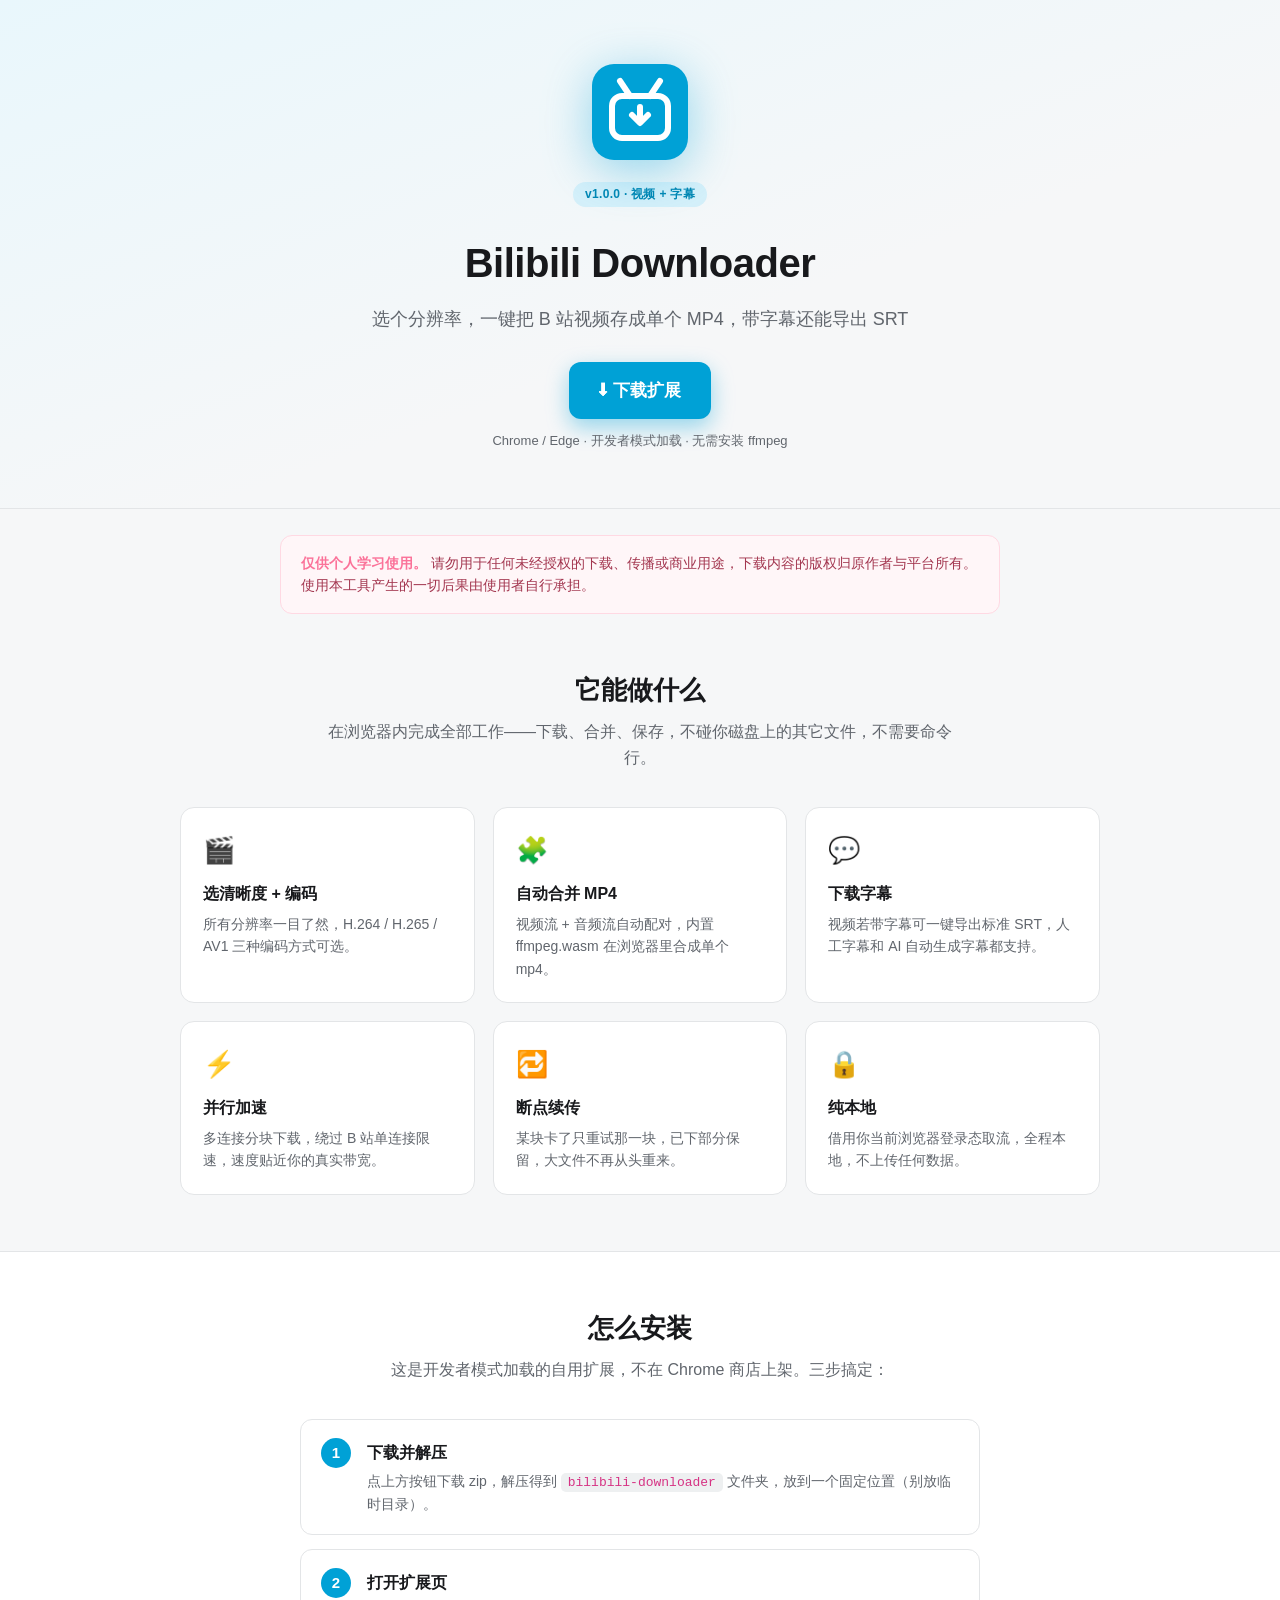
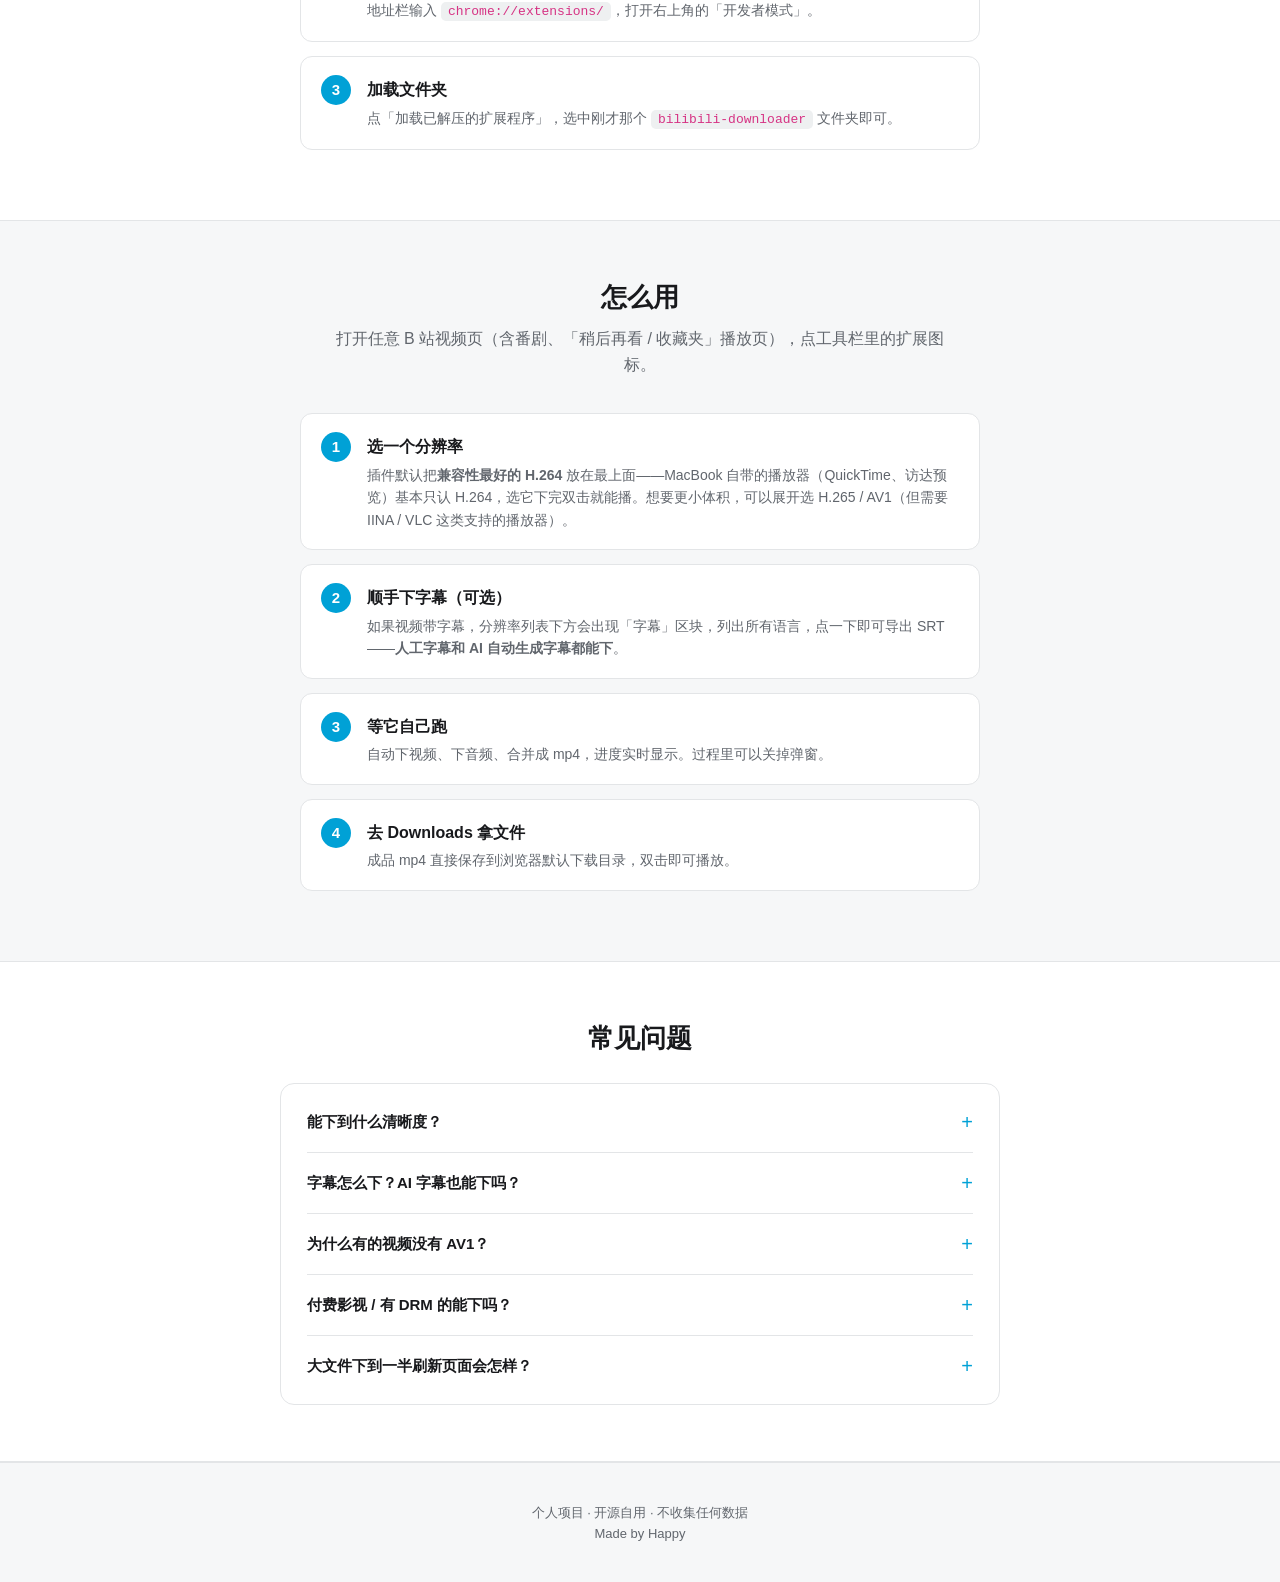
<file: index.html>
<!DOCTYPE html>
<html lang="zh-CN">
<head>
<meta charset="UTF-8">
<meta name="viewport" content="width=device-width, initial-scale=1.0">
<title>Bilibili Downloader · 一键下载 B 站视频和字幕</title>
<meta name="description" content="选分辨率，自动下载视频+音频并在浏览器内合并成单个 MP4；视频若带字幕（含 AI 自动生成）还能导出 SRT。并行加速、可随时取消。个人自用的 Chrome 扩展。">
<style>
  :root {
    --blue: #00a1d6;
    --blue-dark: #0086b3;
    --pink: #fb7299;
    --ink: #18191c;
    --muted: #61666d;
    --line: #e3e5e7;
    --bg: #f6f7f8;
    --card: #ffffff;
  }
  * { box-sizing: border-box; }
  html { scroll-behavior: smooth; }
  body {
    margin: 0;
    font-family: -apple-system, BlinkMacSystemFont, "PingFang SC", "Microsoft YaHei", "Segoe UI", sans-serif;
    color: var(--ink);
    background: var(--bg);
    line-height: 1.6;
  }
  a { color: var(--blue); text-decoration: none; }
  .wrap { max-width: 960px; margin: 0 auto; padding: 0 20px; }

  /* Hero */
  header {
    background: linear-gradient(160deg, #e9f7fc 0%, #f6f7f8 60%);
    border-bottom: 1px solid var(--line);
    padding: 64px 0 56px;
    text-align: center;
  }
  .logo {
    width: 96px; height: 96px; margin: 0 auto 20px;
    filter: drop-shadow(0 10px 24px rgba(0,161,214,.4));
  }
  .logo svg { width: 96px; height: 96px; display: block; }
  h1 { font-size: 40px; margin: 0 0 10px; letter-spacing: -.5px; }
  .tagline { font-size: 18px; color: var(--muted); margin: 0 0 28px; }
  .badge {
    display: inline-block; font-size: 12px; font-weight: 600;
    color: var(--blue-dark); background: #d5f0fa; border-radius: 999px;
    padding: 3px 12px; margin-bottom: 24px; letter-spacing: .3px;
  }
  .cta {
    display: inline-flex; align-items: center; gap: 10px;
    background: var(--blue); color: #fff; font-size: 17px; font-weight: 600;
    padding: 15px 30px; border-radius: 12px; border: none; cursor: pointer;
    box-shadow: 0 8px 22px rgba(0,161,214,.4);
    transition: transform .12s, box-shadow .12s, background .12s;
  }
  .cta:hover { background: var(--blue-dark); transform: translateY(-2px); box-shadow: 0 12px 26px rgba(0,161,214,.5); }
  .cta small { font-weight: 400; opacity: .85; font-size: 13px; }
  .cta-sub { margin-top: 12px; font-size: 13px; color: var(--muted); }

  /* Sections */
  section { padding: 56px 0; }
  section h2 { font-size: 26px; margin: 0 0 8px; text-align: center; }
  section .lead { text-align: center; color: var(--muted); margin: 0 auto 36px; max-width: 640px; }

  .grid { display: grid; grid-template-columns: repeat(3, 1fr); gap: 18px; }
  .feature {
    background: var(--card); border: 1px solid var(--line); border-radius: 14px;
    padding: 22px; transition: transform .12s, box-shadow .12s;
  }
  .feature:hover { transform: translateY(-3px); box-shadow: 0 8px 24px rgba(0,0,0,.06); }
  .feature .ic { font-size: 26px; margin-bottom: 10px; }
  .feature h3 { margin: 0 0 6px; font-size: 16px; }
  .feature p { margin: 0; color: var(--muted); font-size: 14px; }

  /* Steps */
  .steps { counter-reset: step; max-width: 680px; margin: 0 auto; }
  .step {
    display: flex; gap: 16px; align-items: flex-start;
    background: var(--card); border: 1px solid var(--line); border-radius: 12px;
    padding: 18px 20px; margin-bottom: 14px;
  }
  .step::before {
    counter-increment: step; content: counter(step);
    flex: none; width: 30px; height: 30px; border-radius: 50%;
    background: var(--blue); color: #fff; font-weight: 700;
    display: flex; align-items: center; justify-content: center; font-size: 15px;
  }
  .step h3 { margin: 2px 0 4px; font-size: 16px; }
  .step p { margin: 0; color: var(--muted); font-size: 14px; }
  code {
    background: #eef0f1; padding: 2px 7px; border-radius: 5px;
    font-family: "SF Mono", Menlo, Consolas, monospace; font-size: 13px; color: #d63384;
  }

  /* Notes */
  .notes { background: var(--card); border: 1px solid var(--line); border-radius: 14px; padding: 8px 26px; max-width: 720px; margin: 0 auto; }
  .notes details { border-bottom: 1px solid var(--line); padding: 14px 0; }
  .notes details:last-child { border-bottom: none; }
  .notes summary { cursor: pointer; font-weight: 600; font-size: 15px; list-style: none; display: flex; justify-content: space-between; align-items: center; }
  .notes summary::-webkit-details-marker { display: none; }
  .notes summary::after { content: "+"; color: var(--blue); font-size: 20px; font-weight: 400; }
  .notes details[open] summary::after { content: "–"; }
  .notes p { color: var(--muted); font-size: 14px; margin: 10px 0 2px; }

  .disclaimer {
    background: #fff6f8; border: 1px solid #ffd9e3; border-radius: 12px;
    padding: 16px 20px; max-width: 720px; margin: 0 auto; color: #a3364f; font-size: 14px;
  }
  .disclaimer b { color: var(--pink); }

  footer { text-align: center; padding: 40px 20px; color: var(--muted); font-size: 13px; border-top: 1px solid var(--line); }

  /* Download-confirm modal */
  .modal-overlay {
    position: fixed; inset: 0; background: rgba(0,0,0,.5); z-index: 100;
    display: flex; align-items: center; justify-content: center; padding: 20px;
  }
  .modal-overlay[hidden] { display: none; }
  .modal-box {
    background: #fff; border-radius: 16px; padding: 26px 26px 20px;
    max-width: 440px; width: 100%; box-shadow: 0 20px 60px rgba(0,0,0,.3);
  }
  .modal-box h3 { margin: 0 0 12px; font-size: 19px; }
  .modal-box p { margin: 0 0 22px; font-size: 14px; color: var(--muted); line-height: 1.8; }
  .modal-box p b { color: var(--pink); }
  .modal-actions { display: flex; gap: 10px; justify-content: flex-end; }
  .btn-ghost {
    background: #f0f1f2; color: var(--ink); border: none; border-radius: 12px;
    padding: 14px 22px; font-size: 15px; cursor: pointer;
  }
  .btn-ghost:hover { background: #e6e7e9; }

  @media (max-width: 720px) {
    h1 { font-size: 30px; }
    .grid { grid-template-columns: 1fr; }
    section { padding: 40px 0; }
  }
</style>
</head>
<body>

<header>
  <div class="wrap">
    <div class="logo">
      <svg viewBox="0 0 96 96" xmlns="http://www.w3.org/2000/svg">
        <rect width="96" height="96" rx="22" fill="#00a1d6"/>
        <g stroke="#fff" stroke-width="6" stroke-linecap="round" stroke-linejoin="round" fill="none">
          <path d="M38 32 L28 17"/><path d="M58 32 L68 17"/>
          <rect x="20" y="32" width="56" height="42" rx="10"/>
          <path d="M48 43 V57"/><path d="M40 51 L48 59 L56 51"/>
        </g>
      </svg>
    </div>
    <div class="badge">v1.0.0 · 视频 + 字幕</div>
    <h1>Bilibili Downloader</h1>
    <p class="tagline">选个分辨率，一键把 B 站视频存成单个 MP4，带字幕还能导出 SRT</p>
    <a class="cta" id="dl-btn" href="bilibili-downloader.zip" download>
      ⬇ 下载扩展
    </a>
    <div class="cta-sub">Chrome / Edge · 开发者模式加载 · 无需安装 ffmpeg</div>
  </div>
</header>

<section style="padding:26px 0 0;">
  <div class="wrap">
    <div class="disclaimer">
      <b>仅供个人学习使用。</b> 请勿用于任何未经授权的下载、传播或商业用途，下载内容的版权归原作者与平台所有。使用本工具产生的一切后果由使用者自行承担。
    </div>
  </div>
</section>

<section>
  <div class="wrap">
    <h2>它能做什么</h2>
    <p class="lead">在浏览器内完成全部工作——下载、合并、保存，不碰你磁盘上的其它文件，不需要命令行。</p>
    <div class="grid">
      <div class="feature"><div class="ic">🎬</div><h3>选清晰度 + 编码</h3><p>所有分辨率一目了然，H.264 / H.265 / AV1 三种编码方式可选。</p></div>
      <div class="feature"><div class="ic">🧩</div><h3>自动合并 MP4</h3><p>视频流 + 音频流自动配对，内置 ffmpeg.wasm 在浏览器里合成单个 mp4。</p></div>
      <div class="feature"><div class="ic">💬</div><h3>下载字幕</h3><p>视频若带字幕可一键导出标准 SRT，人工字幕和 AI 自动生成字幕都支持。</p></div>
      <div class="feature"><div class="ic">⚡</div><h3>并行加速</h3><p>多连接分块下载，绕过 B 站单连接限速，速度贴近你的真实带宽。</p></div>
      <div class="feature"><div class="ic">🔁</div><h3>断点续传</h3><p>某块卡了只重试那一块，已下部分保留，大文件不再从头重来。</p></div>
      <div class="feature"><div class="ic">🔒</div><h3>纯本地</h3><p>借用你当前浏览器登录态取流，全程本地，不上传任何数据。</p></div>
    </div>
  </div>
</section>

<section style="background:#fff;border-top:1px solid var(--line);border-bottom:1px solid var(--line);">
  <div class="wrap">
    <h2>怎么安装</h2>
    <p class="lead">这是开发者模式加载的自用扩展，不在 Chrome 商店上架。三步搞定：</p>
    <div class="steps">
      <div class="step"><div><h3>下载并解压</h3><p>点上方按钮下载 zip，解压得到 <code>bilibili-downloader</code> 文件夹，放到一个固定位置（别放临时目录）。</p></div></div>
      <div class="step"><div><h3>打开扩展页</h3><p>地址栏输入 <code>chrome://extensions/</code>，打开右上角的「开发者模式」。</p></div></div>
      <div class="step"><div><h3>加载文件夹</h3><p>点「加载已解压的扩展程序」，选中刚才那个 <code>bilibili-downloader</code> 文件夹即可。</p></div></div>
    </div>
  </div>
</section>

<section>
  <div class="wrap">
    <h2>怎么用</h2>
    <p class="lead">打开任意 B 站视频页（含番剧、「稍后再看 / 收藏夹」播放页），点工具栏里的扩展图标。</p>
    <div class="steps">
      <div class="step"><div><h3>选一个分辨率</h3><p>插件默认把<b>兼容性最好的 H.264</b> 放在最上面——MacBook 自带的播放器（QuickTime、访达预览）基本只认 H.264，选它下完双击就能播。想要更小体积，可以展开选 H.265 / AV1（但需要 IINA / VLC 这类支持的播放器）。</p></div></div>
      <div class="step"><div><h3>顺手下字幕（可选）</h3><p>如果视频带字幕，分辨率列表下方会出现「字幕」区块，列出所有语言，点一下即可导出 SRT——<b>人工字幕和 AI 自动生成字幕都能下</b>。</p></div></div>
      <div class="step"><div><h3>等它自己跑</h3><p>自动下视频、下音频、合并成 mp4，进度实时显示。过程里可以关掉弹窗。</p></div></div>
      <div class="step"><div><h3>去 Downloads 拿文件</h3><p>成品 mp4 直接保存到浏览器默认下载目录，双击即可播放。</p></div></div>
    </div>
  </div>
</section>

<section style="background:#fff;border-top:1px solid var(--line);border-bottom:1px solid var(--line);">
  <div class="wrap">
    <h2>常见问题</h2>
    <div class="notes" style="margin-top:24px">
      <details><summary>能下到什么清晰度？</summary><p>取决于你浏览器当前的登录态：未登录一般到 480P，登录到 720P，大会员可到 1080P+ / 4K / HDR / 杜比（需账号有权限）。扩展借用你的 cookie，你能看什么就能下什么。</p></details>
      <details><summary>字幕怎么下？AI 字幕也能下吗？</summary><p>如果视频带字幕，分辨率列表下方会自动出现「字幕」区块，列出所有语言，点一下就导出成标准 SRT。人工上传的字幕和 B 站 AI 自动生成的字幕都支持（AI 的会有标记）。没有字幕的视频不显示这个区块。字幕接口需要登录才能读取。</p></details>
      <details><summary>为什么有的视频没有 AV1？</summary><p>AV1 转码成本高，B 站只对热门/较新的视频转 AV1，长尾和老视频往往只有 H.264 + H.265。这和扩展、和你的账号都无关，是服务器端有没有这条流。</p></details>
      <details><summary>付费影视 / 有 DRM 的能下吗？</summary><p>付费内容需要对应会员账号才能拿到高清流；带 DRM 加密的少数独家内容拿不到明文，无解。DRM（数字版权管理）是平台给视频加的一层加密锁，只在受保护的播放环境里临时解密，普通抓流拿到的是密文，还原不成能用的文件。</p></details>
      <details><summary>大文件下到一半刷新页面会怎样？</summary><p>会中断下载。断点续传是「会话内」的——已下的块存在内存里，刷新页面或关掉整个浏览器都会清空，需要从头下。但只关掉扩展的弹窗是安全的，不影响正在进行的任务。</p></details>
    </div>
  </div>
</section>

<footer>
  个人项目 · 开源自用 · 不收集任何数据<br>
  Made by Happy
</footer>

<div id="modal" class="modal-overlay" hidden>
  <div class="modal-box">
    <h3>使用前请确认</h3>
    <p><b>仅供个人学习使用。</b>请勿用于任何未经授权的下载、传播或商业用途，下载内容的版权归原作者与平台所有。使用本工具产生的一切后果由使用者自行承担。</p>
    <div class="modal-actions">
      <button class="btn-ghost" id="modal-cancel">取消</button>
      <button class="cta" id="modal-agree">同意并下载</button>
    </div>
  </div>
</div>

<script>
  (function () {
    var modal = document.getElementById('modal');
    document.getElementById('dl-btn').addEventListener('click', function (e) {
      e.preventDefault();
      modal.hidden = false;
    });
    document.getElementById('modal-cancel').addEventListener('click', function () {
      modal.hidden = true;
    });
    modal.addEventListener('click', function (e) {
      if (e.target === modal) modal.hidden = true;
    });
    document.getElementById('modal-agree').addEventListener('click', function () {
      modal.hidden = true;
      var a = document.createElement('a');
      a.href = 'bilibili-downloader.zip';
      a.download = '';
      document.body.appendChild(a);
      a.click();
      a.remove();
    });
  })();
</script>

</body>
</html>
</file>
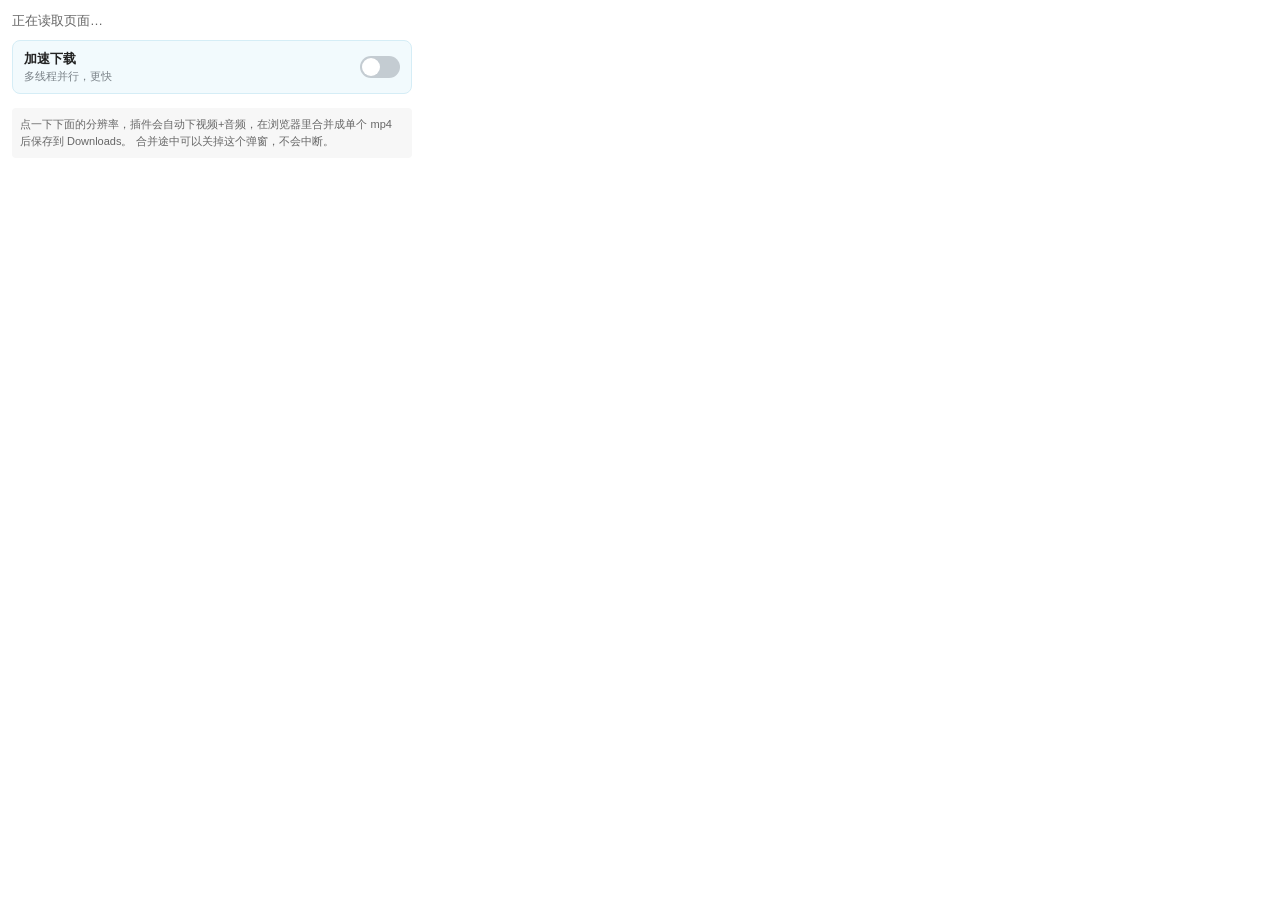
<file: popup.html>
<!DOCTYPE html>
<html lang="zh">
<head>
  <meta charset="utf-8">
  <link rel="stylesheet" href="popup.css">
</head>
<body>
  <div id="app">
    <div id="status">正在读取页面…</div>
    <div id="title"></div>

    <div id="progress" hidden>
      <div id="progress-label"></div>
      <div id="progress-message"></div>
      <div id="progress-bar"><div id="progress-fill"></div></div>
      <button id="cancel-btn">取消下载</button>
    </div>

    <div id="accel-row">
      <div class="accel-text">
        <span class="accel-title">加速下载</span>
        <span class="accel-hint" id="accel-hint">多线程并行，更快</span>
      </div>
      <label class="switch">
        <input type="checkbox" id="accel-toggle">
        <span class="slider"></span>
      </label>
    </div>

    <div id="qualities"></div>

    <div id="audio-hint"></div>

    <div id="subtitles"></div>

    <div id="hint">
      点一下下面的分辨率，插件会自动下视频+音频，在浏览器里合并成单个 mp4 后保存到 Downloads。
      合并途中可以关掉这个弹窗，不会中断。
    </div>
  </div>
  <script src="popup.js"></script>
</body>
</html>
</file>
<file: popup.css>
body {
  width: 400px;
  font-family: -apple-system, BlinkMacSystemFont, "PingFang SC", "Segoe UI", sans-serif;
  font-size: 13px;
  margin: 0;
  padding: 12px;
  color: #222;
  background: #fff;
}
#title {
  font-weight: 600;
  margin: 4px 0 10px;
  word-wrap: break-word;
  line-height: 1.35;
}
#status {
  color: #666;
  margin-bottom: 4px;
}
#status.error { color: #d33; }

#progress {
  margin: 8px 0 12px;
  padding: 8px;
  background: #f0f8fb;
  border-radius: 4px;
  border: 1px solid #cee6ef;
}
#progress-label {
  font-size: 12px;
  font-weight: 600;
  color: #222;
  margin-bottom: 4px;
}
#progress-message {
  font-size: 12px;
  color: #444;
  margin-bottom: 6px;
}
#cancel-btn {
  margin-top: 8px;
  background: #fff;
  color: #d33;
  border: 1px solid #d33;
  border-radius: 4px;
  padding: 4px 12px;
  cursor: pointer;
  font-size: 12px;
}
#cancel-btn:hover { background: #fdf0f0; }
#cancel-btn:disabled {
  color: #bbb;
  border-color: #ddd;
  background: #fafafa;
  cursor: not-allowed;
}
#progress-bar {
  height: 6px;
  background: #dbeaf0;
  border-radius: 3px;
  overflow: hidden;
}
#progress-fill {
  height: 100%;
  background: #00a1d6;
  width: 0%;
  transition: width 0.25s;
}

#audio-hint {
  font-size: 11px;
  color: #888;
  margin: 6px 0 4px;
}

#accel-row {
  display: flex;
  align-items: center;
  justify-content: space-between;
  gap: 12px;
  padding: 9px 11px;
  margin: 8px 0 2px;
  background: #f2fafd;
  border: 1px solid #d5edf6;
  border-radius: 8px;
}
.accel-text { display: flex; flex-direction: column; gap: 1px; }
.accel-title { font-size: 13px; font-weight: 600; color: #222; }
.accel-hint { font-size: 11px; color: #7a8288; }
.switch { position: relative; display: inline-block; width: 40px; height: 22px; flex: none; }
.switch input { opacity: 0; width: 0; height: 0; }
.slider {
  position: absolute; cursor: pointer; inset: 0;
  background: #c4ccd2; border-radius: 22px; transition: background .18s;
}
.slider::before {
  content: ""; position: absolute; height: 18px; width: 18px; left: 2px; top: 2px;
  background: #fff; border-radius: 50%; transition: transform .18s;
}
.switch input:checked + .slider { background: #00a1d6; }
.switch input:checked + .slider::before { transform: translateX(18px); }
.switch input:disabled + .slider { opacity: .5; cursor: not-allowed; }

#qualities {
  margin-top: 4px;
}
.codec-header {
  font-size: 11px;
  font-weight: 700;
  color: #00a1d6;
  letter-spacing: 0.03em;
  margin: 6px 0 2px;
}
details.codec-group {
  margin-top: 6px;
  border-top: 1px solid #eee;
}
details.codec-group > summary {
  cursor: pointer;
  padding: 9px 0;
  list-style: none;
  display: flex;
  align-items: baseline;
  gap: 8px;
}
details.codec-group > summary::-webkit-details-marker { display: none; }
details.codec-group > summary::before {
  content: '▸';
  color: #999;
  font-size: 10px;
  transition: transform 0.15s;
}
details.codec-group[open] > summary::before { transform: rotate(90deg); }
.summary-title {
  font-weight: 700;
  color: #333;
  font-size: 13px;
}
.summary-note {
  font-weight: 400;
  color: #999;
  font-size: 11px;
}
.row {
  display: flex;
  justify-content: space-between;
  align-items: center;
  gap: 10px;
  padding: 8px 0;
  border-top: 1px solid #eee;
}
.row:first-child { border-top: none; }
details.codec-group .row:first-of-type { border-top: 1px solid #eee; }
details.codec-group .row { padding-left: 14px; }
.row-info { flex: 1; min-width: 0; }
.row-title {
  font-weight: 600;
  color: #222;
}
.row-sub {
  color: #888;
  font-size: 11px;
  margin-top: 2px;
}
.dl-btn {
  background: #00a1d6;
  color: white;
  border: none;
  border-radius: 4px;
  padding: 6px 14px;
  cursor: pointer;
  font-size: 12px;
  white-space: nowrap;
}
.dl-btn:hover { background: #0086b3; }
.dl-btn:disabled { background: #ccc; cursor: not-allowed; }

#subtitles {
  margin-top: 4px;
}
.ai-tag {
  display: inline-block;
  margin-left: 6px;
  padding: 0 5px;
  font-size: 10px;
  font-weight: 700;
  line-height: 15px;
  color: #fff;
  background: #fb7299;
  border-radius: 3px;
  vertical-align: middle;
}

.empty {
  color: #999;
  padding: 12px 0;
  text-align: center;
}

#hint {
  margin-top: 14px;
  padding: 8px;
  background: #f7f7f7;
  border-radius: 4px;
  color: #666;
  font-size: 11px;
  line-height: 1.55;
}
</file>
